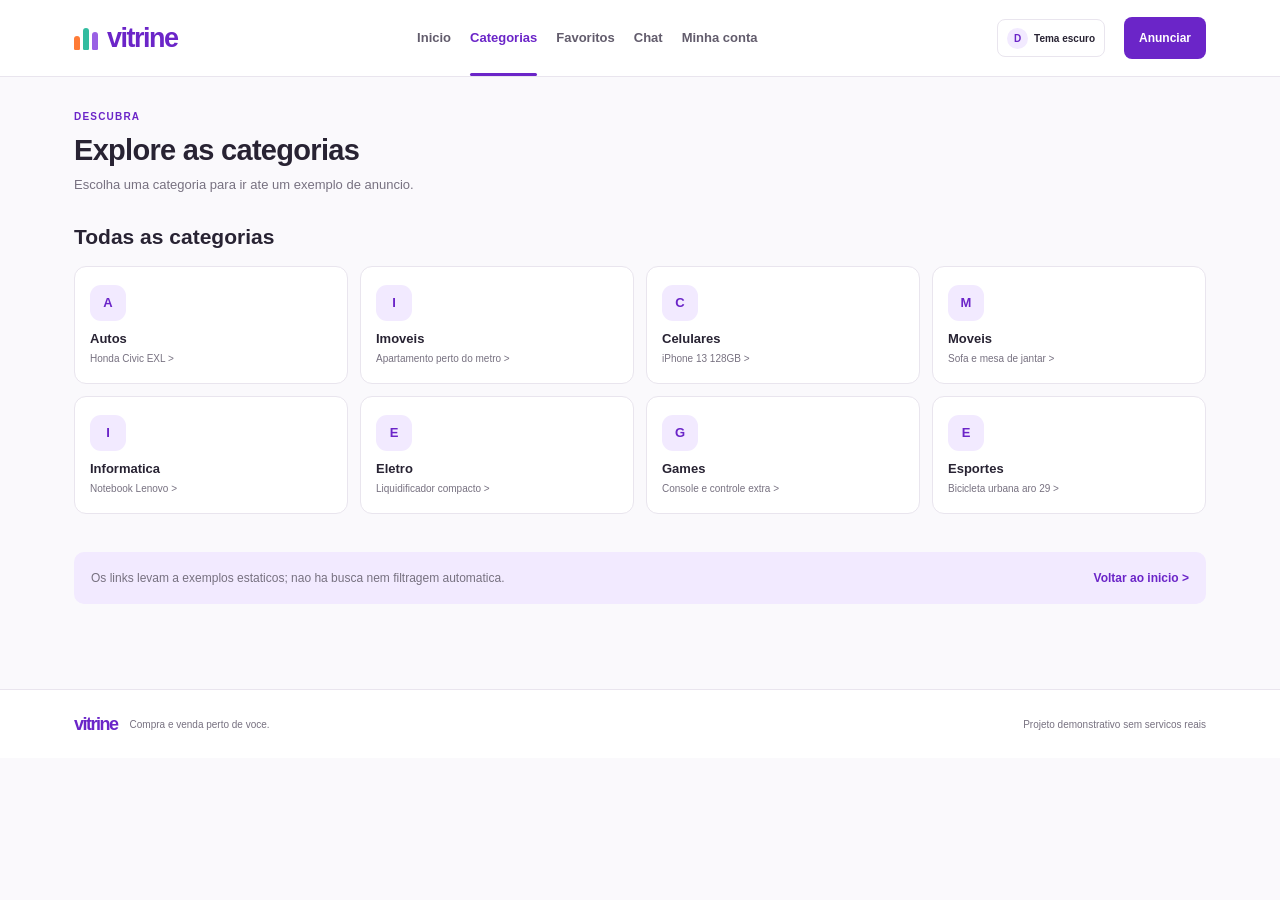
<file: html/categorias.html>
<!doctype html>
<html lang="pt-BR">
  <head>
    <meta charset="utf-8">
    <meta name="viewport" content="width=device-width, initial-scale=1">
    <meta name="theme-color" content="#6b25c8">
    <meta name="description" content="Vitrine: demonstracao de compra e venda feita somente com HTML5 e CSS3.">
    <title>Categorias | Vitrine</title>
    <link rel="stylesheet" href="../css/styles.css">
  </head>
  <body>
    <input class="theme-toggle__input screen-reader__only" type="checkbox" id="theme-toggle" aria-label="Ativar tema escuro">
    <div class="site-frame site-frame--categories">
      <header class="site-header">
        <div class="site-header__inner">
          <a class="brand" href="index.html" aria-label="Vitrine, pagina inicial"><span class="brand__mark" aria-hidden="true"><i></i><i></i><i></i></span><span class="brand__name">vitrine</span></a>
          <nav class="site-nav" aria-label="Navegacao principal">
            <a class="site-nav__link" href="index.html">Inicio</a>
            <a class="site-nav__link" href="categorias.html" aria-current="page">Categorias</a>
            <a class="site-nav__link" href="favoritos.html">Favoritos</a>
            <a class="site-nav__link" href="chat.html">Chat</a>
            <a class="site-nav__link" href="conta.html">Minha conta</a>
          </nav>
          <label class="theme-toggle" for="theme-toggle" title="Alternar tema claro e escuro"><span class="theme-toggle__icon" aria-hidden="true">D</span><span class="theme-toggle__label">Tema escuro</span></label>
          <a class="button button--primary site-header__sell" href="conta.html#acesso">Anunciar</a>
        </div>
      </header>
      <main class="page-content">
        <section class="page-intro">
          <span class="eyebrow">Descubra</span>
          <h1 class="page-intro__title">Explore as categorias</h1>
          <p class="page-intro__description">Escolha uma categoria para ir ate um exemplo de anuncio.</p>
        </section>
        <section class="content-section" aria-labelledby="category-list-title">
          <div class="section-heading">
            <h2 class="section-heading__title" id="category-list-title">Todas as categorias</h2>
          </div>
          <div class="category-grid category-grid--page">
            <a class="category-card category-card--autos" id="categoria-autos" href="index.html#anuncio-3"><span class="category-card__icon">A</span><span class="category-card__name">Autos</span><span class="category-card__hint">Honda Civic EXL &gt;</span></a>
            <a class="category-card category-card--imoveis" id="categoria-imoveis" href="index.html#anuncio-4"><span class="category-card__icon">I</span><span class="category-card__name">Imoveis</span><span class="category-card__hint">Apartamento perto do metro &gt;</span></a>
            <a class="category-card category-card--celulares" id="categoria-celulares" href="index.html#anuncio-1"><span class="category-card__icon">C</span><span class="category-card__name">Celulares</span><span class="category-card__hint">iPhone 13 128GB &gt;</span></a>
            <a class="category-card category-card--moveis" id="categoria-moveis" href="index.html#anuncio-2"><span class="category-card__icon">M</span><span class="category-card__name">Moveis</span><span class="category-card__hint">Sofa e mesa de jantar &gt;</span></a>
            <a class="category-card category-card--informatica" id="categoria-informatica" href="index.html#anuncio-5"><span class="category-card__icon">I</span><span class="category-card__name">Informatica</span><span class="category-card__hint">Notebook Lenovo &gt;</span></a>
            <a class="category-card category-card--eletro" id="categoria-eletro" href="index.html#anuncio-9"><span class="category-card__icon">E</span><span class="category-card__name">Eletro</span><span class="category-card__hint">Liquidificador compacto &gt;</span></a>
            <a class="category-card category-card--games" id="categoria-games" href="index.html#anuncio-7"><span class="category-card__icon">G</span><span class="category-card__name">Games</span><span class="category-card__hint">Console e controle extra &gt;</span></a>
            <a class="category-card category-card--esportes" id="categoria-esportes" href="index.html#anuncio-6"><span class="category-card__icon">E</span><span class="category-card__name">Esportes</span><span class="category-card__hint">Bicicleta urbana aro 29 &gt;</span></a>
          </div>
        </section>
        <section class="category-note">
          <p>Os links levam a exemplos estaticos; nao ha busca nem filtragem automatica.</p>
          <a class="text-button" href="index.html">Voltar ao inicio &gt;</a>
        </section>
      </main>
      <footer class="site-footer">
        <div class="site-footer__inner">
          <a class="brand brand--footer" href="index.html"><span class="brand__name">vitrine</span></a>
          <span>Compra e venda perto de voce.</span>
          <span class="site-footer__note">Projeto demonstrativo sem servicos reais</span>
        </div>
      </footer>
    </div>
  </body>
</html>
</file>
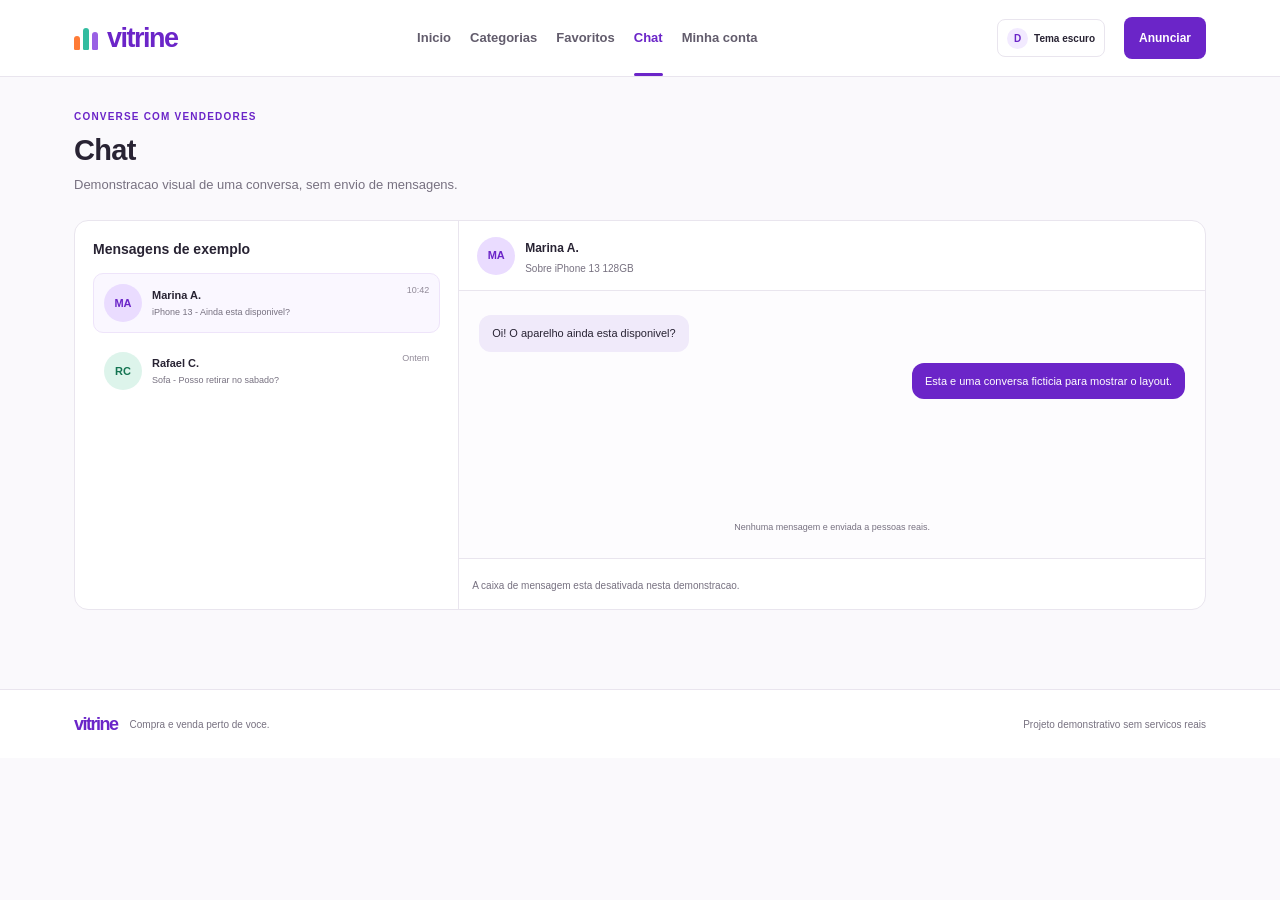
<file: html/chat.html>
<!doctype html>
<html lang="pt-BR">
  <head>
    <meta charset="utf-8">
    <meta name="viewport" content="width=device-width, initial-scale=1">
    <meta name="theme-color" content="#6b25c8">
    <title>Chat | Vitrine</title>
    <link rel="stylesheet" href="../css/styles.css">
  </head>
  <body>
    <input class="theme-toggle__input screen-reader__only" type="checkbox" id="theme-toggle" aria-label="Ativar tema escuro">
    <div class="site-frame site-frame--chat">
      <header class="site-header">
        <div class="site-header__inner">
          <a class="brand" href="index.html" aria-label="Vitrine, pagina inicial"><span class="brand__mark" aria-hidden="true"><i></i><i></i><i></i></span><span class="brand__name">vitrine</span></a>
          <nav class="site-nav" aria-label="Navegacao principal">
            <a class="site-nav__link" href="index.html">Inicio</a>
            <a class="site-nav__link" href="categorias.html">Categorias</a>
            <a class="site-nav__link" href="favoritos.html">Favoritos</a>
            <a class="site-nav__link" href="chat.html" aria-current="page">Chat</a>
            <a class="site-nav__link" href="conta.html">Minha conta</a>
          </nav>
          <label class="theme-toggle" for="theme-toggle" title="Alternar tema claro e escuro"><span class="theme-toggle__icon" aria-hidden="true">D</span><span class="theme-toggle__label">Tema escuro</span></label>
          <a class="button button--primary site-header__sell" href="conta.html#acesso">Anunciar</a>
        </div>
      </header>
      <main class="page-content">
        <section class="page-intro">
          <span class="eyebrow">Converse com vendedores</span>
          <h1 class="page-intro__title">Chat</h1>
          <p class="page-intro__description">Demonstracao visual de uma conversa, sem envio de mensagens.</p>
        </section>
        <section class="chat-panel" aria-label="Demonstracao de conversa">
          <aside class="chat-list">
            <h2 class="chat-list__title">Mensagens de exemplo</h2>
            <div class="chat-person chat-person--selected">
              <span class="chat-person__avatar">MA</span>
              <span class="chat-person__copy"><strong class="chat-person__name">Marina A.</strong><span class="chat-person__preview">iPhone 13 - Ainda esta disponivel?</span></span>
              <time class="chat-person__time">10:42</time>
            </div>
            <div class="chat-person">
              <span class="chat-person__avatar chat-person__avatar--green">RC</span>
              <span class="chat-person__copy"><strong class="chat-person__name">Rafael C.</strong><span class="chat-person__preview">Sofa - Posso retirar no sabado?</span></span>
              <time class="chat-person__time">Ontem</time>
            </div>
          </aside>
          <div class="chat-window">
            <div class="chat-window__header">
              <span class="chat-person__avatar">MA</span>
              <div>
                <strong class="chat-window__name">Marina A.</strong>
                <p class="chat-window__context">Sobre iPhone 13 128GB</p>
              </div>
            </div>
            <div class="chat-window__messages">
              <p class="chat-message chat-message--received">Oi! O aparelho ainda esta disponivel?</p>
              <p class="chat-message chat-message--sent">Esta e uma conversa ficticia para mostrar o layout.</p>
              <p class="chat-window__disclaimer">Nenhuma mensagem e enviada a pessoas reais.</p>
            </div>
            <div class="chat-compose">
              <span class="chat-compose__hint">A caixa de mensagem esta desativada nesta demonstracao.</span>
            </div>
          </div>
        </section>
      </main>
      <footer class="site-footer">
        <div class="site-footer__inner">
          <a class="brand brand--footer" href="index.html"><span class="brand__name">vitrine</span></a>
          <span>Compra e venda perto de voce.</span>
          <span class="site-footer__note">Projeto demonstrativo sem servicos reais</span>
        </div>
      </footer>
    </div>
  </body>
</html>
</file>
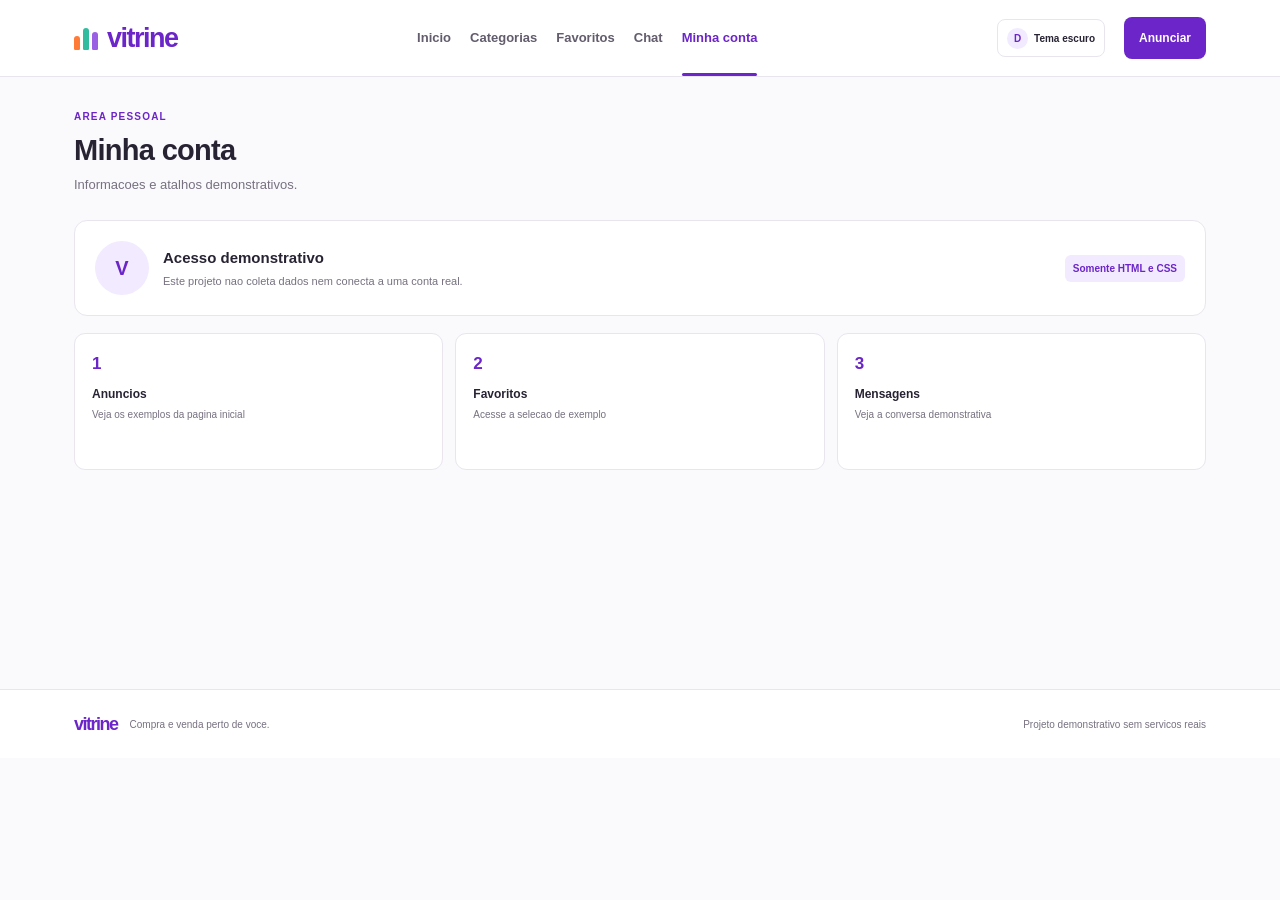
<file: html/conta.html>
<!doctype html>
<html lang="pt-BR">
  <head>
    <meta charset="utf-8">
    <meta name="viewport" content="width=device-width, initial-scale=1">
    <meta name="theme-color" content="#6b25c8">
    <title>Minha conta | Vitrine</title>
    <link rel="stylesheet" href="../css/styles.css">
  </head>
  <body>
    <input class="theme-toggle__input screen-reader__only" type="checkbox" id="theme-toggle" aria-label="Ativar tema escuro">
    <div class="site-frame site-frame--account">
      <header class="site-header">
        <div class="site-header__inner">
          <a class="brand" href="index.html" aria-label="Vitrine, pagina inicial"><span class="brand__mark" aria-hidden="true"><i></i><i></i><i></i></span><span class="brand__name">vitrine</span></a>
          <nav class="site-nav" aria-label="Navegacao principal">
            <a class="site-nav__link" href="index.html">Inicio</a>
            <a class="site-nav__link" href="categorias.html">Categorias</a>
            <a class="site-nav__link" href="favoritos.html">Favoritos</a>
            <a class="site-nav__link" href="chat.html">Chat</a>
            <a class="site-nav__link" href="conta.html" aria-current="page">Minha conta</a>
          </nav>
          <label class="theme-toggle" for="theme-toggle" title="Alternar tema claro e escuro"><span class="theme-toggle__icon" aria-hidden="true">D</span><span class="theme-toggle__label">Tema escuro</span></label>
          <a class="button button--primary site-header__sell" href="conta.html#acesso">Anunciar</a>
        </div>
      </header>
      <main class="page-content">
        <section class="page-intro">
          <span class="eyebrow">Area pessoal</span>
          <h1 class="page-intro__title">Minha conta</h1>
          <p class="page-intro__description">Informacoes e atalhos demonstrativos.</p>
        </section>
        <section class="profile-card" id="acesso" aria-labelledby="profile-title">
          <div class="profile-card__avatar">V</div>
          <div class="profile-card__copy">
            <h2 class="profile-card__title" id="profile-title">Acesso demonstrativo</h2>
            <p class="profile-card__text">Este projeto nao coleta dados nem conecta a uma conta real.</p>
          </div>
          <span class="profile-card__badge">Somente HTML e CSS</span>
        </section>
        <section class="account-grid" aria-label="Atalhos do site">
          <a class="account-card account-card--listings" href="index.html#anuncios"><span class="account-card__icon">1</span><strong class="account-card__title">Anuncios</strong><span class="account-card__description">Veja os exemplos da pagina inicial</span></a>
          <a class="account-card account-card--favorites" href="favoritos.html"><span class="account-card__icon">2</span><strong class="account-card__title">Favoritos</strong><span class="account-card__description">Acesse a selecao de exemplo</span></a>
          <a class="account-card account-card--messages" href="chat.html"><span class="account-card__icon">3</span><strong class="account-card__title">Mensagens</strong><span class="account-card__description">Veja a conversa demonstrativa</span></a>
        </section>
      </main>
      <footer class="site-footer">
        <div class="site-footer__inner">
          <a class="brand brand--footer" href="index.html"><span class="brand__name">vitrine</span></a>
          <span>Compra e venda perto de voce.</span>
          <span class="site-footer__note">Projeto demonstrativo sem servicos reais</span>
        </div>
      </footer>
    </div>
  </body>
</html>
</file>
<file: css/styles.css>
/* Variaveis e estilos base */
:root {
  --color-primary: #6b25c8; --color-primary-dark: #4b148f; --color-accent: #ff7b36; --color-ink: #282333;
  --color-muted: #777180; --color-line: #e9e5ee; --color-surface: #fff; --color-page: #faf9fc;
  --color-pale: #f2eaff; --color-green: #198b66; --shadow-card: 0 8px 24px #25133d12; --radius-card: 14px;
  --layout-width: 1180px;
}
* { box-sizing: border-box; }
html { scroll-behavior: smooth; }
body { margin: 0; font-family: Arial,sans-serif; line-height: 1.5; }
.site-frame { min-height: 100vh; background: var(--color-page); color: var(--color-ink); }
a { color: inherit; }
button,input { font: inherit; }
.screen-reader__only {
  position: absolute; width: 1px; height: 1px; margin: -1px; overflow: hidden; clip: rect(0,0,0,0);
  white-space: nowrap;
}
.theme-toggle__input:focus-visible+.site-frame .theme-toggle { outline: 3px solid #f08a36; outline-offset: 3px; }
/* Cabecalho e navegacao */
.site-header {
  position: sticky; top: 0; z-index: 10; background: #ffffffed;
  border-bottom: 1px solid var(--color-line);
}
.site-header__inner {
  max-width: var(--layout-width); min-height: 76px; margin: auto; padding: 0 24px; display: flex;
  flex-direction: row; align-items: center; justify-content: space-between; gap: 19px;
}
.brand {
  display: inline-flex; align-items: center; gap: 8px; color: var(--color-primary); text-decoration: none;
  flex-shrink: 0;
}
.brand__name { font-size: 27px; line-height: 1; font-weight: 800; letter-spacing: -1.5px; }
.brand__mark { height: 24px; width: 25px; display: flex; align-items: flex-end; gap: 3px; }
.brand__mark i {
  display: block; width: 6px; height: 14px; border-radius: 5px 5px 2px 2px;
  background: var(--color-accent);
}
.brand__mark i:nth-child(2) { height: 22px; background: #31bca0; }
.brand__mark i:nth-child(3) { height: 18px; background: #9a60e4; }
.site-nav { display: flex; flex-direction: row; align-items: center; justify-content: center; gap: 19px; flex: 1; }
.site-nav__link {
  min-height: 76px; display: flex; align-items: center; position: relative; color: #625c6c;
  text-decoration: none; font-size: 13px; font-weight: 700; white-space: nowrap;
}
.site-nav__link:hover,.site-nav__link[aria-current=page] { color: var(--color-primary); }
.site-nav__link[aria-current=page]::after {
  content: ""; position: absolute; left: 0; right: 0; bottom: 0; height: 3px;
  background: var(--color-primary); border-radius: 4px;
}
/* Botoes e tema */
.button {
  min-height: 42px; padding: 9px 14px; border: 1px solid transparent; border-radius: 8px;
  display: inline-flex; align-items: center; justify-content: center; text-decoration: none;
  font-size: 12px; font-weight: 700;
}
.button--primary { background: var(--color-primary); color: #fff; }
.button--primary:hover { background: var(--color-primary-dark); }
.button--light { background: #fff; color: var(--color-primary); }
.button--outline { border-color: var(--color-primary); background: #fff; color: var(--color-primary); }
.theme-toggle {
  min-height: 38px; padding: 6px 9px; border: 1px solid var(--color-line); border-radius: 8px;
  background: var(--color-surface); color: var(--color-ink); display: inline-flex; align-items: center;
  justify-content: center; gap: 6px; cursor: pointer; white-space: nowrap; font-size: 10px;
  font-weight: 700;
}
.theme-toggle:hover { border-color: var(--color-primary); background: var(--color-pale); }
.theme-toggle__icon {
  width: 21px; height: 21px; border-radius: 50%; background: var(--color-pale);
  color: var(--color-primary); display: grid; place-items: center;
}
/* Pagina inicial e destaque */
.page-content { max-width: var(--layout-width); min-height: 68vh; margin: 0 auto; padding: 28px 24px 68px; }
.hero {
  min-height: 260px; position: relative; overflow: hidden; padding: 38px 46px; margin-bottom: 38px;
  border-radius: 20px; background: linear-gradient(112deg,#efe4ff,#f7efff 55%,#fff0df); display: flex;
  flex-direction: row; align-items: center; justify-content: space-between; gap: 24px;
}
.hero__copy { max-width: 590px; position: relative; z-index: 1; }
.eyebrow {
  display: block; color: var(--color-primary); font-size: 10px; font-weight: 800; letter-spacing: 1.2px;
  text-transform: uppercase;
}
.hero__title { margin: 7px 0; font-size: clamp(29px,4vw,42px); line-height: 1.08; letter-spacing: -1.7px; }
.hero__description { margin: 0 0 19px; color: #665f70; font-size: 14px; }
.hero__art { position: relative; width: 260px; height: 190px; flex-shrink: 0; }
.hero__sun {
  position: absolute; width: 125px; height: 125px; right: 33px; top: 9px; border-radius: 50%;
  background: #ffce99;
}
.hero__parcel {
  position: absolute; width: 140px; height: 108px; right: 46px; bottom: 0; border: 5px solid #824dd0;
  border-radius: 18px; background: linear-gradient(140deg,#b992ed,#8d58d7); transform: rotate(-7deg);
}
.hero__parcel::before {
  content: ""; position: absolute; left: 55px; top: -6px; width: 20px; height: 107px; border-radius: 8px;
  background: #ffd17b;
}
.hero__parcel span {
  position: absolute; left: 48px; top: -26px; width: 38px; height: 31px; border: 8px solid #ffab62;
  border-bottom: 0; border-radius: 50% 50% 0 0;
}
.hero__spark { position: absolute; color: #ff7b36; font-size: 24px; }
.hero__spark--one { right: 0; top: 17px; }
.hero__spark--two { left: 14px; bottom: 33px; }
/* Categorias e secoes */
.content-section { margin: 0 0 38px; }
.section-heading {
  margin-bottom: 16px; display: flex; flex-direction: row; align-items: end;
  justify-content: space-between; gap: 16px;
}
.section-heading__title { margin: 4px 0 0; font-size: 21px; line-height: 1.25; }
.section-heading__subtitle { margin: 5px 0 0; color: var(--color-muted); font-size: 12px; }
.text-button { color: var(--color-primary); font-size: 12px; font-weight: 700; text-decoration: none; }
.text-button:hover { text-decoration: underline; }
.category-grid {
  display: grid; grid-template-columns: repeat(4,minmax(0,1fr));
  grid-template-areas: "autos imoveis celulares moveis" "informatica eletro games esportes"; gap: 12px;
}
.category-card {
  min-height: 118px; padding: 15px; border: 1px solid var(--color-line); border-radius: 12px;
  background: var(--color-surface); display: flex; flex-direction: column; align-items: flex-start;
  justify-content: center; text-decoration: none;
  transition: transform .18s,border-color .18s,box-shadow .18s;
}
.category-card:hover { transform: translateY(-2px); border-color: #c7a6ec; box-shadow: var(--shadow-card); }
.category-card--autos { grid-area: autos; }
.category-card--imoveis { grid-area: imoveis; }
.category-card--celulares { grid-area: celulares; }
.category-card--moveis { grid-area: moveis; }
.category-card--informatica { grid-area: informatica; }
.category-card--eletro { grid-area: eletro; }
.category-card--games { grid-area: games; }
.category-card--esportes { grid-area: esportes; }
.category-card__icon {
  width: 36px; height: 36px; margin-bottom: 8px; border-radius: 11px; background: var(--color-pale);
  display: grid; place-items: center; color: var(--color-primary); font-size: 13px; font-weight: 800;
}
.category-card__name { font-size: 13px; font-weight: 800; }
.category-card__hint { margin-top: 3px; color: var(--color-muted); font-size: 10px; }
/* Anuncios e produtos */
.listing-grid {
  display: flex; flex-direction: row; flex-wrap: wrap; align-items: stretch; justify-content: flex-start;
  gap: 16px;
}
.listing-card {
  flex: 1 1 calc(25% - 16px); min-width: 215px; max-width: calc(25% - 12px); overflow: hidden;
  border: 1px solid var(--color-line); border-radius: var(--radius-card);
  background: var(--color-surface); transition: transform .18s,box-shadow .18s;
}
.listing-card:hover { transform: translateY(-3px); box-shadow: var(--shadow-card); }
.listing-card__photo { height: 156px; position: relative; display: block; overflow: hidden; background: #eeeaf3; }
.listing-card__photo img { width: 100%; height: 100%; display: block; object-fit: cover; }
.listing-card__category {
  position: absolute; left: 10px; bottom: 9px; padding: 4px 7px; border-radius: 5px;
  background: #ffffffed; color: #514a5b; font-size: 9px; font-weight: 800;
}
.listing-card__body { padding: 12px; }
.listing-card__title { min-height: 37px; margin: 0 0 5px; font-size: 12px; line-height: 1.4; }
.listing-card__price { margin: 0; font-size: 18px; font-weight: 800; }
.listing-card__tag {
  display: inline-block; margin-top: 7px; padding: 4px 7px; border-radius: 5px; background: #e9f8f1;
  color: var(--color-green); font-size: 9px; font-weight: 700;
}
.listing-card__meta {
  margin-top: 9px; display: flex; flex-direction: row; align-items: center;
  justify-content: space-between; gap: 6px; color: var(--color-muted); font-size: 9px;
}
.listing-card__meta span { overflow: hidden; text-overflow: ellipsis; white-space: nowrap; }
.listing-card__meta time { flex-shrink: 0; }
.listing-card__link {
  display: inline-block; margin-top: 8px; color: var(--color-primary); font-size: 10px; font-weight: 700;
  text-decoration: none;
}
.listing-card__link:hover { text-decoration: underline; }
/* Recursos em destaque */
.feature-panel {
  margin: 34px 0; padding: 25px; border: 1px solid #eee5fa; border-radius: 16px; background: #f7f1ff;
  display: flex; flex-direction: row; align-items: center; gap: 23px;
}
.feature-panel__intro { flex: 0 0 25%; }
.feature-panel__title { max-width: 245px; margin: 6px 0 0; font-size: 19px; line-height: 1.2; }
.feature-grid {
  flex: 1; display: grid; grid-template-columns: repeat(3,minmax(0,1fr));
  grid-template-areas: "browse layout theme"; gap: 11px;
}
.feature-card { min-height: 123px; padding: 14px; border: 1px solid #eee6f5; border-radius: 11px; background: #fff; }
.feature-card--browse { grid-area: browse; }
.feature-card--layout { grid-area: layout; }
.feature-card--theme { grid-area: theme; }
.feature-card__icon {
  width: 29px; height: 29px; margin-bottom: 7px; border-radius: 9px; display: grid; place-items: center;
  background: var(--color-pale); color: var(--color-primary); font-size: 12px; font-weight: 800;
}
.feature-card__title { margin: 0 0 4px; font-size: 12px; }
.feature-card__description { margin: 0; color: var(--color-muted); font-size: 10px; line-height: 1.4; }
.sell-banner {
  padding: 21px 26px; border-radius: 14px; background: #282333; color: #fff; display: flex;
  flex-direction: row; align-items: center; justify-content: space-between; gap: 18px;
}
.sell-banner .eyebrow { color: #d2b4ff; }
.sell-banner__title { margin: 4px 0; font-size: 17px; }
.sell-banner__text { margin: 0; color: #cbc5d3; font-size: 11px; }
/* Paginas internas */
.page-intro { margin: 4px 0 26px; }
.page-intro__title { margin: 5px 0 2px; font-size: 29px; letter-spacing: -.7px; }
.page-intro__description { margin: 0; color: var(--color-muted); font-size: 13px; }
.category-grid--page { margin-bottom: 16px; }
.category-note,.page-note {
  padding: 17px; border-radius: 10px; background: var(--color-pale); color: var(--color-muted);
  font-size: 12px;
}
.category-note { display: flex; align-items: center; justify-content: space-between; gap: 12px; }
.category-note p { margin: 0; }
/* Chat */
.chat-panel {
  min-height: 390px; border: 1px solid var(--color-line); border-radius: 14px;
  background: var(--color-surface); display: grid; grid-template-columns: minmax(250px,34%) 1fr;
  grid-template-areas: "people conversation"; overflow: hidden;
}
.chat-list { grid-area: people; padding: 18px; border-right: 1px solid var(--color-line); }
.chat-list__title { margin: 0 0 13px; font-size: 14px; }
.chat-person {
  margin-bottom: 8px; padding: 10px; border: 1px solid transparent; border-radius: 10px; display: flex;
  align-items: center; gap: 10px;
}
.chat-person--selected { border-color: #eee4fa; background: #faf7ff; }
.chat-person__avatar {
  width: 38px; height: 38px; flex: 0 0 38px; border-radius: 50%; background: #eadcff;
  color: var(--color-primary); display: grid; place-items: center; font-size: 11px; font-weight: 800;
}
.chat-person__avatar--green { background: #ddf4eb; color: #147452; }
.chat-person__copy { min-width: 0; flex: 1; }
.chat-person__name { display: block; font-size: 11px; }
.chat-person__preview {
  display: block; margin-top: 3px; overflow: hidden; color: var(--color-muted); font-size: 9px;
  text-overflow: ellipsis; white-space: nowrap;
}
.chat-person__time { align-self: flex-start; color: #918a98; font-size: 9px; }
.chat-window { grid-area: conversation; display: flex; flex-direction: column; }
.chat-window__header {
  padding: 14px 18px; border-bottom: 1px solid var(--color-line); display: flex; align-items: center;
  gap: 10px;
}
.chat-window__name { font-size: 12px; }
.chat-window__context { margin: 2px 0 0; color: var(--color-muted); font-size: 10px; }
.chat-window__messages {
  flex: 1; padding: 24px 20px; display: flex; flex-direction: column; align-items: flex-start; gap: 11px;
  background: #fdfcfe;
}
.chat-message { max-width: 75%; margin: 0; padding: 10px 13px; border-radius: 12px; font-size: 11px; }
.chat-message--received { background: #f0eafa; }
.chat-message--sent { align-self: flex-end; background: var(--color-primary); color: #fff; }
.chat-window__disclaimer { align-self: center; margin: auto 0 0; color: var(--color-muted); font-size: 9px; }
.chat-compose { padding: 13px; border-top: 1px solid var(--color-line); }
.chat-compose__hint { color: var(--color-muted); font-size: 10px; }
/* Perfil e conta */
.profile-card {
  margin-bottom: 17px; padding: 20px; border: 1px solid var(--color-line); border-radius: 13px;
  background: var(--color-surface); display: flex; align-items: center; gap: 14px;
}
.profile-card__avatar {
  width: 54px; height: 54px; flex: 0 0 54px; border-radius: 50%; background: var(--color-pale);
  display: grid; place-items: center; color: var(--color-primary); font-size: 20px; font-weight: 800;
}
.profile-card__copy { flex: 1; }
.profile-card__title { margin: 0 0 4px; font-size: 15px; }
.profile-card__text { margin: 0; color: var(--color-muted); font-size: 11px; }
.profile-card__badge {
  padding: 6px 8px; border-radius: 6px; background: var(--color-pale); color: var(--color-primary);
  font-size: 10px; font-weight: 700;
}
.account-grid {
  display: grid; grid-template-columns: repeat(3,minmax(0,1fr));
  grid-template-areas: "listings favorites messages"; gap: 12px;
}
.account-card {
  min-height: 137px; padding: 17px; border: 1px solid var(--color-line); border-radius: 11px;
  background: var(--color-surface); display: flex; flex-direction: column; align-items: flex-start;
  text-decoration: none; transition: transform .18s,border-color .18s;
}
.account-card:hover { transform: translateY(-2px); border-color: #c7a6ec; }
.account-card--listings { grid-area: listings; }
.account-card--favorites { grid-area: favorites; }
.account-card--messages { grid-area: messages; }
.account-card__icon { margin-bottom: 8px; color: var(--color-primary); font-size: 17px; font-weight: 800; }
.account-card__title { font-size: 12px; }
.account-card__description { margin-top: 4px; color: var(--color-muted); font-size: 10px; }
/* Rodape */
.site-footer { border-top: 1px solid var(--color-line); background: var(--color-surface); }
.site-footer__inner {
  max-width: var(--layout-width); min-height: 68px; margin: auto; padding: 14px 24px; display: flex;
  flex-direction: row; align-items: center; gap: 12px; color: var(--color-muted); font-size: 10px;
}
.brand--footer .brand__name { font-size: 18px; }
.site-footer__note { margin-left: auto; }
/* Tema escuro */
.theme-toggle__input:checked+.site-frame .theme-toggle {
  border-color: var(--color-primary); background: var(--color-pale);
}
.theme-toggle__input:checked+.site-frame {
  color-scheme: dark; --color-primary: #c8a2ff; --color-primary-dark: #e0caff; --color-accent: #ffad75;
  --color-ink: #f2edf8; --color-muted: #bbb2c5; --color-line: #45404e; --color-surface: #211e29;
  --color-page: #17151c; --color-pale: #342941; --color-green: #80d9b8; --shadow-card: 0 9px 24px #0005;
}
.theme-toggle__input:checked+.site-frame .site-header { background: #1e1b25ed; }
.theme-toggle__input:checked+.site-frame .site-nav__link { color: #d0c8d9; }
.theme-toggle__input:checked+.site-frame .hero { background: linear-gradient(112deg,#30253f,#292231 55%,#3b2a32); }
.theme-toggle__input:checked+.site-frame .hero__description { color: #d1c6dc; }
.theme-toggle__input:checked+.site-frame .button--primary { background: #7045a8; color: #fff; }
.theme-toggle__input:checked+.site-frame .button--primary:hover { background: #5d378f; }
.theme-toggle__input:checked+.site-frame .button--light,.theme-toggle__input:checked+.site-frame .button--outline {
  border-color: #a47ad3; background: #292431; color: #e0caff;
}
.theme-toggle__input:checked+.site-frame .feature-panel { border-color: #40364b; background: #25212d; }
.theme-toggle__input:checked+.site-frame .feature-card,.theme-toggle__input:checked+.site-frame .category-card,.theme-toggle__input:checked+.site-frame .listing-card,.theme-toggle__input:checked+.site-frame .chat-panel,.theme-toggle__input:checked+.site-frame .profile-card,.theme-toggle__input:checked+.site-frame .account-card {
  background: var(--color-surface);
}
.theme-toggle__input:checked+.site-frame .category-card__icon,.theme-toggle__input:checked+.site-frame .feature-card__icon,.theme-toggle__input:checked+.site-frame .profile-card__avatar {
  background: #3a2d49; color: #e1ccff;
}
.theme-toggle__input:checked+.site-frame .listing-card__category { background: #26222e; color: #f2edf8; }
.theme-toggle__input:checked+.site-frame .listing-card__tag { background: #203d35; color: #91e3c3; }
.theme-toggle__input:checked+.site-frame .sell-banner { background: #0f0e13; }
.theme-toggle__input:checked+.site-frame .chat-person--selected { border-color: #514263; background: #30283b; }
.theme-toggle__input:checked+.site-frame .chat-person__avatar { background: #3b2c4c; color: #e1ccff; }
.theme-toggle__input:checked+.site-frame .chat-person__avatar--green { background: #203d35; color: #91e3c3; }
.theme-toggle__input:checked+.site-frame .chat-window__messages { background: #1c1922; }
.theme-toggle__input:checked+.site-frame .chat-message--received { background: #342941; color: #f2edf8; }
.theme-toggle__input:checked+.site-frame .chat-message--sent { background: #7045a8; color: #fff; }
.theme-toggle__input:checked+.site-frame .site-footer { background: #1e1b25; }
/* Layout para telas grandes */
@media screen and (min-width:769px) {
  .site-frame--home .hero { min-height: 272px; }
}
/* Layout para tablets */
@media screen and (min-width:481px) and (max-width:768px) {
  .site-header__inner { min-height: 68px; padding: 0 16px; gap: 10px; }
  .site-nav { gap: 11px; }
  .site-nav__link { min-height: 68px; font-size: 10px; }
  .brand__name { font-size: 22px; }
  .theme-toggle { width: 36px; padding: 5px; }
  .theme-toggle__label { display: none; }
  .site-header__sell { padding: 8px; font-size: 10px; }
  /* Pagina inicial e destaque */
  .page-content { padding: 22px 18px 54px; }
  .hero { min-height: 220px; padding: 28px; }
  .hero__art { width: 195px; transform: scale(.85); transform-origin: right center; }
  .category-grid {
    grid-template-columns: repeat(3,minmax(0,1fr));
    grid-template-areas: "autos imoveis celulares" "moveis informatica eletro" "games esportes esportes";
  }
  .listing-card { flex-basis: calc(50% - 10px); max-width: calc(50% - 8px); min-width: 0; }
  .listing-card__photo { height: 170px; }
  /* Recursos em destaque */
  .feature-panel { align-items: flex-start; flex-direction: column; }
  .feature-panel__intro { flex-basis: auto; }
  .feature-grid { width: 100%; }
  /* Chat */
  .chat-panel { grid-template-columns: minmax(205px,38%) 1fr; }
  .account-grid {
    grid-template-columns: repeat(2,minmax(0,1fr));
    grid-template-areas: "listings favorites" "messages messages";
  }
}
/* Layout para celulares */
@media screen and (max-width:480px) {
  .site-header__inner { min-height: 62px; padding: 0 14px; gap: 8px; flex-wrap: wrap; }
  .brand__name { font-size: 22px; }
  .theme-toggle { margin-left: auto; width: 36px; padding: 5px; }
  .theme-toggle__label { display: none; }
  .site-header__sell { padding: 8px; font-size: 10px; }
  .site-nav { order: 4; width: 100%; min-height: 38px; justify-content: space-between; gap: 5px; overflow-x: auto; }
  .site-nav__link { min-height: 38px; font-size: 9px; }
  /* Pagina inicial e destaque */
  .page-content { padding: 17px 14px 42px; }
  .hero { min-height: 205px; padding: 22px 17px; margin-bottom: 27px; }
  .hero__copy { max-width: 78%; }
  .hero__title { font-size: 26px; letter-spacing: -1px; }
  .hero__description { font-size: 11px; }
  .hero__art {
    position: absolute; right: -42px; bottom: 0; width: 145px; opacity: .75; transform: scale(.67);
    transform-origin: right bottom;
  }
  .hero .button { min-height: 36px; padding: 8px 9px; font-size: 10px; }
  .section-heading { align-items: flex-start; gap: 8px; }
  .section-heading__title { font-size: 18px; }
  .category-grid {
    grid-template-columns: repeat(2,minmax(0,1fr));
    grid-template-areas: "autos imoveis" "celulares moveis" "informatica eletro" "games esportes"; gap: 8px;
  }
  .category-card { min-height: 96px; padding: 10px; }
  .category-card__icon { width: 30px; height: 30px; margin-bottom: 5px; }
  .category-card__name { font-size: 11px; }
  .category-card__hint { font-size: 9px; }
  /* Anuncios e produtos */
  .listing-grid { gap: 8px; }
  .listing-card { flex-basis: calc(50% - 4px); max-width: calc(50% - 4px); min-width: 0; }
  .listing-card__photo { height: 116px; }
  .listing-card__body { padding: 8px; }
  .listing-card__title { min-height: 46px; font-size: 10px; }
  .listing-card__price { font-size: 14px; }
  .listing-card__tag { font-size: 8px; }
  .listing-card__meta { align-items: flex-start; flex-direction: column; gap: 2px; font-size: 8px; }
  /* Recursos em destaque */
  .feature-panel { padding: 16px; margin: 25px 0; }
  .feature-panel__title { font-size: 17px; }
  .feature-grid { grid-template-columns: 1fr; grid-template-areas: "browse" "layout" "theme"; }
  .feature-card { min-height: auto; }
  .sell-banner { padding: 16px; align-items: flex-start; flex-direction: column; }
  .sell-banner__title { font-size: 15px; }
  .page-intro__title { font-size: 25px; }
  .page-intro__description { font-size: 11px; }
  .category-note { align-items: flex-start; flex-direction: column; }
  /* Chat */
  .chat-panel { grid-template-columns: 1fr; grid-template-areas: "people" "conversation"; }
  .chat-list { border-right: 0; border-bottom: 1px solid var(--color-line); }
  .chat-window { min-height: 270px; }
  /* Perfil e conta */
  .profile-card { align-items: flex-start; flex-wrap: wrap; padding: 14px; }
  .profile-card__copy { min-width: calc(100% - 74px); }
  .profile-card__badge { margin-left: 66px; }
  .account-grid {
    grid-template-columns: repeat(2,minmax(0,1fr));
    grid-template-areas: "listings favorites" "messages messages"; gap: 8px;
  }
  .account-card { min-height: 115px; padding: 11px; }
  .site-footer__inner { padding: 14px; flex-wrap: wrap; gap: 7px 10px; }
  .site-footer__note { width: 100%; margin-left: 0; }
}
/* Acessibilidade e foco */
:focus-visible { outline: 3px solid #f08a36; outline-offset: 3px; border-radius: 4px; }
</file>
